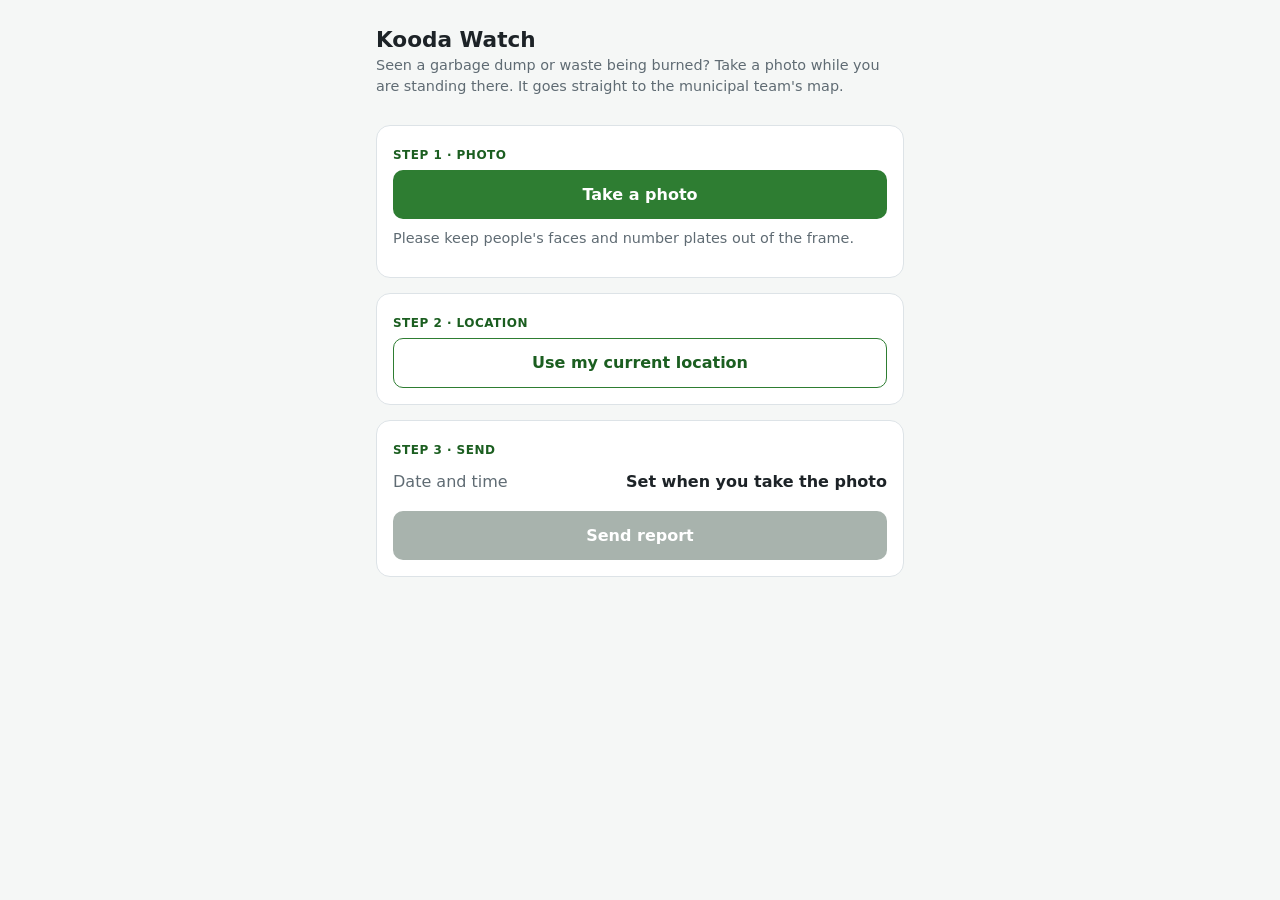
<file: frontend/index.html>
<!doctype html>
<html lang="en">
<head>
  <meta charset="utf-8">
  <meta name="viewport" content="width=device-width, initial-scale=1">
  <title>Kooda Watch - report a garbage dump</title>
  <link rel="stylesheet" href="css/app.css">
</head>
<body>
  <main class="page">
    <header>
      <h1>Kooda Watch</h1>
      <p class="muted">Seen a garbage dump or waste being burned? Take a photo while you are standing there. It goes straight to the municipal team's map.</p>
    </header>

    <section class="card">
      <span class="step-label">Step 1 &middot; Photo</span>
      <img id="preview" class="preview hidden" alt="Preview of your photo">
      <input id="photo-input" type="file" accept="image/*" capture="environment">
      <button id="photo-btn" type="button">Take a photo</button>
      <p class="muted" style="margin-top:.6rem">Please keep people's faces and number plates out of the frame.</p>
    </section>

    <section class="card">
      <span class="step-label">Step 2 &middot; Location</span>
      <div id="location-facts" class="hidden">
        <div class="fact"><span>Latitude, longitude</span><span id="coords"></span></div>
        <div class="fact"><span>GPS accuracy</span><span id="accuracy"></span></div>
      </div>
      <button id="gps-btn" type="button" class="secondary">Use my current location</button>
      <div id="gps-note" class="notice hidden"></div>
    </section>

    <section class="card">
      <span class="step-label">Step 3 &middot; Send</span>
      <div class="fact"><span>Date and time</span><span id="when">Set when you take the photo</span></div>
      <button id="submit-btn" type="button" style="margin-top:.75rem" disabled>Send report</button>
      <div id="result" class="notice hidden"></div>
    </section>
  </main>

  <script src="js/citizen.js"></script>
</body>
</html>
</file>
<file: frontend/css/app.css>
:root {
  --green: #2e7d32;
  --green-dark: #1b5e20;
  --ink: #1d2327;
  --muted: #5f6b73;
  --line: #dde3e7;
  --bg: #f5f7f6;
  --card: #ffffff;
  --danger: #b3261e;
}

* { box-sizing: border-box; }

html, body { margin: 0; height: 100%; }

body {
  font-family: system-ui, -apple-system, "Segoe UI", Roboto, sans-serif;
  color: var(--ink);
  background: var(--bg);
  line-height: 1.45;
}

h1 { font-size: 1.35rem; margin: 0; }
h2 { font-size: 1rem; margin: 0 0 .5rem; }
p { margin: 0 0 .75rem; }
.muted { color: var(--muted); font-size: .9rem; }
.hidden { display: none !important; }

button, .button {
  font: inherit;
  font-weight: 600;
  border: 0;
  border-radius: 10px;
  padding: .8rem 1rem;
  background: var(--green);
  color: #fff;
  cursor: pointer;
  width: 100%;
}
button:hover:not(:disabled), .button:hover { background: var(--green-dark); }
button:disabled { background: #a8b3ad; cursor: not-allowed; }
button.secondary {
  background: #fff;
  color: var(--green-dark);
  border: 1.5px solid var(--green);
}
button.secondary:hover:not(:disabled) { background: #eef6ee; }

/* ---------------- citizen page ---------------- */

.page { max-width: 560px; margin: 0 auto; padding: 1rem 1rem 3rem; }
.page header { padding: .5rem 0 1rem; }

.card {
  background: var(--card);
  border: 1px solid var(--line);
  border-radius: 14px;
  padding: 1rem;
  margin-bottom: .9rem;
}

.step-label {
  display: inline-block;
  font-size: .75rem;
  font-weight: 700;
  letter-spacing: .04em;
  text-transform: uppercase;
  color: var(--green-dark);
  margin-bottom: .35rem;
}

#photo-input { display: none; }

.preview {
  width: 100%;
  max-height: 320px;
  object-fit: cover;
  border-radius: 10px;
  margin-bottom: .75rem;
  background: #e8ecea;
}

.fact { display: flex; justify-content: space-between; gap: 1rem; padding: .35rem 0; border-top: 1px dashed var(--line); }
.fact:first-of-type { border-top: 0; }
.fact span:first-child { color: var(--muted); }
.fact span:last-child { font-weight: 600; text-align: right; }

.notice {
  border-radius: 10px;
  padding: .7rem .85rem;
  margin: .75rem 0 0;
  font-size: .92rem;
}
.notice.ok { background: #e7f5e8; color: #14521b; }
.notice.warn { background: #fff4d6; color: #6b4a00; }
.notice.error { background: #fdeceb; color: var(--danger); }

/* ---------------- officer page ---------------- */

body.officer { display: flex; flex-direction: column; height: 100vh; }

.topbar {
  display: flex;
  flex-wrap: wrap;
  align-items: center;
  gap: .75rem 1.25rem;
  padding: .6rem 1rem;
  background: #fff;
  border-bottom: 1px solid var(--line);
}
.topbar .spacer { flex: 1; }
.stat { font-size: .85rem; color: var(--muted); }
.stat b { color: var(--ink); font-size: 1rem; }
.topbar button { width: auto; padding: .45rem .8rem; font-size: .9rem; }

.layers { display: flex; flex-wrap: wrap; gap: .5rem 1rem; font-size: .9rem; }
.layers label { display: flex; align-items: center; gap: .3rem; cursor: pointer; }
.layers select {
  font: inherit;
  padding: .25rem .4rem;
  border: 1.5px solid var(--line);
  border-radius: 8px;
  background: #fff;
}
.layers select:disabled { opacity: .5; }

#map { flex: 1; min-height: 0; }

.banner {
  padding: .5rem 1rem;
  font-size: .9rem;
  background: #fff4d6;
  color: #6b4a00;
  border-bottom: 1px solid #f0dca0;
}

.login {
  position: fixed;
  inset: 0;
  display: grid;
  place-items: center;
  background: rgba(20, 28, 24, .55);
  z-index: 2000;
}
.login form {
  background: #fff;
  border-radius: 14px;
  padding: 1.25rem;
  width: min(360px, 92vw);
}
.login input {
  font: inherit;
  width: 100%;
  padding: .7rem;
  border: 1.5px solid var(--line);
  border-radius: 10px;
  margin: .5rem 0 .75rem;
}

.legend {
  background: #fff;
  padding: .55rem .7rem;
  border-radius: 8px;
  box-shadow: 0 1px 6px rgba(0, 0, 0, .25);
  font-size: .8rem;
  line-height: 1.6;
}
.legend i {
  display: inline-block;
  width: 11px;
  height: 11px;
  border-radius: 50%;
  margin-right: 6px;
  vertical-align: -1px;
}

.legend i.sq { border-radius: 2px; }
.legend .ward-legend { margin-top: .5rem; padding-top: .45rem; border-top: 1px solid var(--line); }
.legend .ward-legend:empty { display: none; }
.legend .fine { color: var(--muted); font-size: .72rem; line-height: 1.3; margin-top: .25rem; }

.popup h3 { margin: 0 0 .15rem; font-size: 1rem; }
.popup .ward { color: var(--muted); margin-bottom: .45rem; font-size: .85rem; }
.popup .big { font-size: 1.15rem; font-weight: 700; }
.popup table { border-collapse: collapse; width: 100%; font-size: .85rem; }
.popup td { padding: .15rem 0; vertical-align: top; }
.popup td:first-child { color: var(--muted); padding-right: .6rem; white-space: nowrap; }
.popup .photos { display: flex; gap: 4px; margin-top: .5rem; }
.popup .photos img { width: 78px; height: 78px; object-fit: cover; border-radius: 6px; background: #e8ecea; }
.popup .demo { margin-top: .4rem; font-size: .75rem; color: var(--muted); font-style: italic; }
</file>
